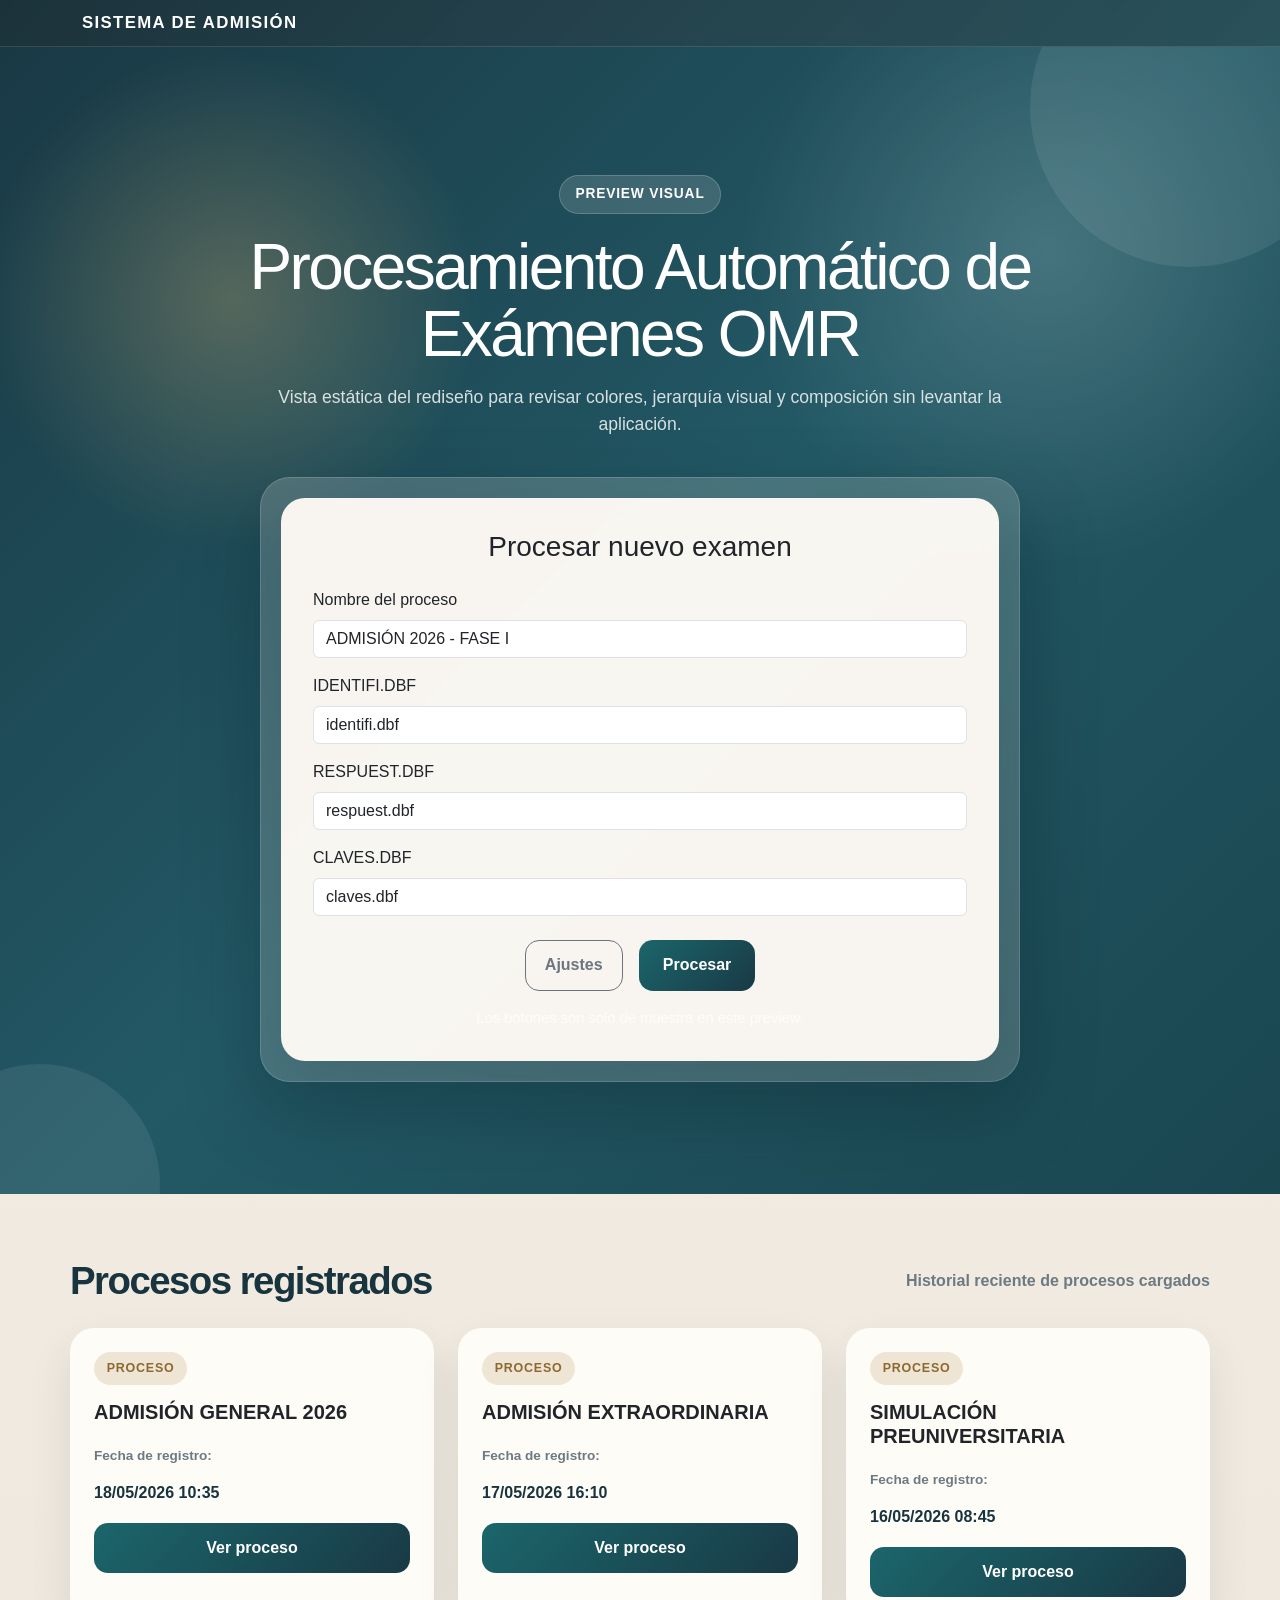
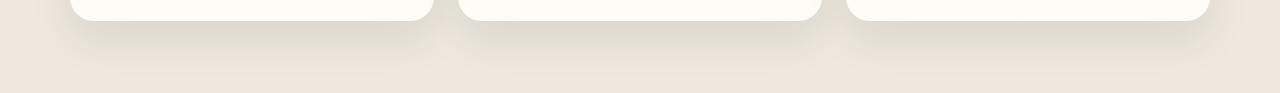
<file: preview-index.html>
<!DOCTYPE html>
<html lang="es">
  <head>
    <meta charset="UTF-8">
    <meta name="viewport" content="width=device-width, initial-scale=1">
    <title>Preview Index - Sistema de Admisión</title>
    <link href="https://cdn.jsdelivr.net/npm/bootstrap@5.3.3/dist/css/bootstrap.min.css"
          rel="stylesheet">
    <style>
      :root {
        --ink: #18343e;
        --ink-soft: #6c7a82;
        --gold: #c9974d;
        --teal: #1b666b;
        --teal-deep: #193945;
        --paper: rgba(255, 251, 246, 0.96);
      }

      * {
        box-sizing: border-box;
      }

      body {
        margin: 0;
        min-height: 100vh;
        font-family: "Segoe UI", Tahoma, Geneva, Verdana, sans-serif;
        background:
          radial-gradient(circle at top left, rgba(201, 151, 77, 0.28), transparent 24%),
          radial-gradient(circle at top right, rgba(27, 102, 107, 0.22), transparent 28%),
          linear-gradient(180deg, #f7f1e8 0%, #efe8de 100%);
        color: var(--ink);
      }

      .landing-nav {
        background: linear-gradient(135deg, rgba(19, 43, 53, 0.96), rgba(28, 70, 81, 0.92));
        border-bottom: 1px solid rgba(255, 255, 255, 0.12);
      }

      .landing-brand {
        font-size: 1.05rem;
        font-weight: 800;
        letter-spacing: 0.08em;
        text-transform: uppercase;
      }

      .landing-hero {
        position: relative;
        overflow: hidden;
        padding: 5rem 0 4rem;
        background:
          radial-gradient(circle at 18% 22%, rgba(216, 181, 118, 0.3), transparent 18%),
          radial-gradient(circle at 82% 18%, rgba(255, 255, 255, 0.16), transparent 22%),
          linear-gradient(135deg, #193945 0%, #225965 50%, #1a4650 100%);
        color: white;
      }

      .landing-hero::before,
      .landing-hero::after {
        content: "";
        position: absolute;
        border-radius: 999px;
        background: rgba(255, 255, 255, 0.08);
      }

      .landing-hero::before {
        width: 320px;
        height: 320px;
        right: -70px;
        top: -100px;
      }

      .landing-hero::after {
        width: 240px;
        height: 240px;
        left: -80px;
        bottom: -110px;
      }

      .landing-hero .container,
      .landing-processes .container {
        position: relative;
        z-index: 1;
      }

      .landing-kicker {
        display: inline-flex;
        align-items: center;
        gap: 0.5rem;
        margin-bottom: 1.25rem;
        padding: 0.5rem 0.95rem;
        border-radius: 999px;
        background: rgba(255, 255, 255, 0.14);
        border: 1px solid rgba(255, 255, 255, 0.18);
        font-size: 0.86rem;
        font-weight: 700;
        letter-spacing: 0.06em;
        text-transform: uppercase;
      }

      .landing-title {
        max-width: 900px;
        margin: 0 auto 1rem;
        font-size: clamp(2.3rem, 5vw, 4.2rem);
        line-height: 1.05;
        letter-spacing: -0.04em;
      }

      .landing-subtitle {
        max-width: 760px;
        margin: 0 auto 2.5rem;
        color: rgba(255, 255, 255, 0.82);
        font-size: 1.1rem;
      }

      .landing-panel {
        max-width: 760px;
        margin: 0 auto;
        padding: 1.25rem;
        border-radius: 30px;
        background: rgba(255, 249, 241, 0.18);
        border: 1px solid rgba(255, 255, 255, 0.16);
        backdrop-filter: blur(16px);
        box-shadow: 0 30px 80px rgba(15, 33, 40, 0.24);
      }

      .landing-card {
        border: 0;
        border-radius: 24px;
        background: var(--paper);
        box-shadow: 0 24px 60px rgba(22, 44, 53, 0.16);
      }

      .landing-card .card-body {
        padding: 2rem;
      }

      .section-shell {
        padding: 4rem 0 4.5rem;
      }

      .section-heading {
        display: flex;
        justify-content: space-between;
        align-items: center;
        gap: 1rem;
        margin-bottom: 1.5rem;
      }

      .section-title {
        margin: 0;
        font-size: clamp(1.9rem, 3vw, 2.6rem);
        font-weight: 800;
        letter-spacing: -0.04em;
        color: var(--ink);
      }

      .section-note {
        color: var(--ink-soft);
        font-weight: 600;
      }

      .process-card {
        height: 100%;
        border: 0;
        border-radius: 24px;
        background: rgba(255, 253, 249, 0.92);
        box-shadow: 0 18px 42px rgba(24, 50, 60, 0.1);
        transition: transform 0.2s ease, box-shadow 0.2s ease;
      }

      .process-card:hover {
        transform: translateY(-4px);
        box-shadow: 0 26px 52px rgba(24, 50, 60, 0.14);
      }

      .process-card .card-body {
        display: flex;
        flex-direction: column;
        gap: 0.9rem;
        padding: 1.5rem;
      }

      .process-meta {
        display: inline-flex;
        align-items: center;
        width: fit-content;
        padding: 0.45rem 0.8rem;
        border-radius: 999px;
        background: #efe5d4;
        color: #8b6930;
        font-size: 0.78rem;
        font-weight: 800;
        letter-spacing: 0.06em;
        text-transform: uppercase;
      }

      .process-date-label {
        margin: 0;
        font-size: 0.85rem;
        color: var(--ink-soft);
        font-weight: 700;
      }

      .process-date {
        margin: 0 0 0.25rem;
        color: var(--ink);
        font-weight: 700;
      }

      .btn-primary {
        background: linear-gradient(135deg, var(--teal), var(--teal-deep));
        border: 0;
        border-radius: 14px;
        font-weight: 700;
        padding: 0.8rem 1.2rem;
      }

      .btn-outline-secondary {
        border-radius: 14px;
        font-weight: 700;
        padding: 0.8rem 1.2rem;
      }

      .preview-note {
        margin-top: 1rem;
        color: rgba(255, 255, 255, 0.74);
        font-size: 0.92rem;
      }

      @media (max-width: 768px) {
        .landing-hero {
          padding-top: 4rem;
        }

        .landing-card .card-body {
          padding: 1.4rem;
        }

        .section-heading {
          flex-direction: column;
          align-items: flex-start;
        }
      }
    </style>
  </head>
  <body>
    <nav class="navbar navbar-dark shadow-sm landing-nav">
      <div class="container">
        <span class="navbar-brand mb-0 h1 landing-brand">Sistema de Admisión</span>
      </div>
    </nav>

    <section class="landing-hero text-center">
      <div class="container py-5">
        <div class="landing-kicker">Preview visual</div>
        <h1 class="landing-title">Procesamiento Automático de Exámenes OMR</h1>
        <p class="landing-subtitle">
          Vista estática del rediseño para revisar colores, jerarquía visual y composición sin levantar la aplicación.
        </p>

        <div class="landing-panel">
          <div class="card landing-card">
            <div class="card-body">
              <h3 class="mb-4 text-dark">Procesar nuevo examen</h3>

              <form>
                <div class="mb-3 text-start">
                  <label class="form-label text-dark">Nombre del proceso</label>
                  <input type="text" class="form-control" value="ADMISIÓN 2026 - FASE I">
                </div>

                <div class="mb-3 text-start">
                  <label class="form-label text-dark">IDENTIFI.DBF</label>
                  <input type="text" class="form-control" value="identifi.dbf">
                </div>

                <div class="mb-3 text-start">
                  <label class="form-label text-dark">RESPUEST.DBF</label>
                  <input type="text" class="form-control" value="respuest.dbf">
                </div>

                <div class="mb-4 text-start">
                  <label class="form-label text-dark">CLAVES.DBF</label>
                  <input type="text" class="form-control" value="claves.dbf">
                </div>

                <div class="d-flex gap-3 justify-content-center flex-wrap">
                  <button type="button" class="btn btn-outline-secondary">Ajustes</button>
                  <button type="button" class="btn btn-primary px-4">Procesar</button>
                </div>
              </form>

              <div class="preview-note">Los botones son solo de muestra en este preview.</div>
            </div>
          </div>
        </div>
      </div>
    </section>

    <section class="landing-processes">
      <div class="container section-shell">
        <div class="section-heading">
          <h2 class="section-title">Procesos registrados</h2>
          <div class="section-note">Historial reciente de procesos cargados</div>
        </div>

        <div class="row g-4">
          <div class="col-md-6 col-lg-4">
            <div class="card process-card">
              <div class="card-body">
                <div class="process-meta">Proceso</div>
                <h5 class="card-title fw-bold">ADMISIÓN GENERAL 2026</h5>
                <p class="process-date-label">Fecha de registro:</p>
                <p class="process-date">18/05/2026 10:35</p>
                <a class="btn btn-primary w-100" href="#">Ver proceso</a>
              </div>
            </div>
          </div>

          <div class="col-md-6 col-lg-4">
            <div class="card process-card">
              <div class="card-body">
                <div class="process-meta">Proceso</div>
                <h5 class="card-title fw-bold">ADMISIÓN EXTRAORDINARIA</h5>
                <p class="process-date-label">Fecha de registro:</p>
                <p class="process-date">17/05/2026 16:10</p>
                <a class="btn btn-primary w-100" href="#">Ver proceso</a>
              </div>
            </div>
          </div>

          <div class="col-md-6 col-lg-4">
            <div class="card process-card">
              <div class="card-body">
                <div class="process-meta">Proceso</div>
                <h5 class="card-title fw-bold">SIMULACIÓN PREUNIVERSITARIA</h5>
                <p class="process-date-label">Fecha de registro:</p>
                <p class="process-date">16/05/2026 08:45</p>
                <a class="btn btn-primary w-100" href="#">Ver proceso</a>
              </div>
            </div>
          </div>
        </div>
      </div>
    </section>
  </body>
</html>
</file>
